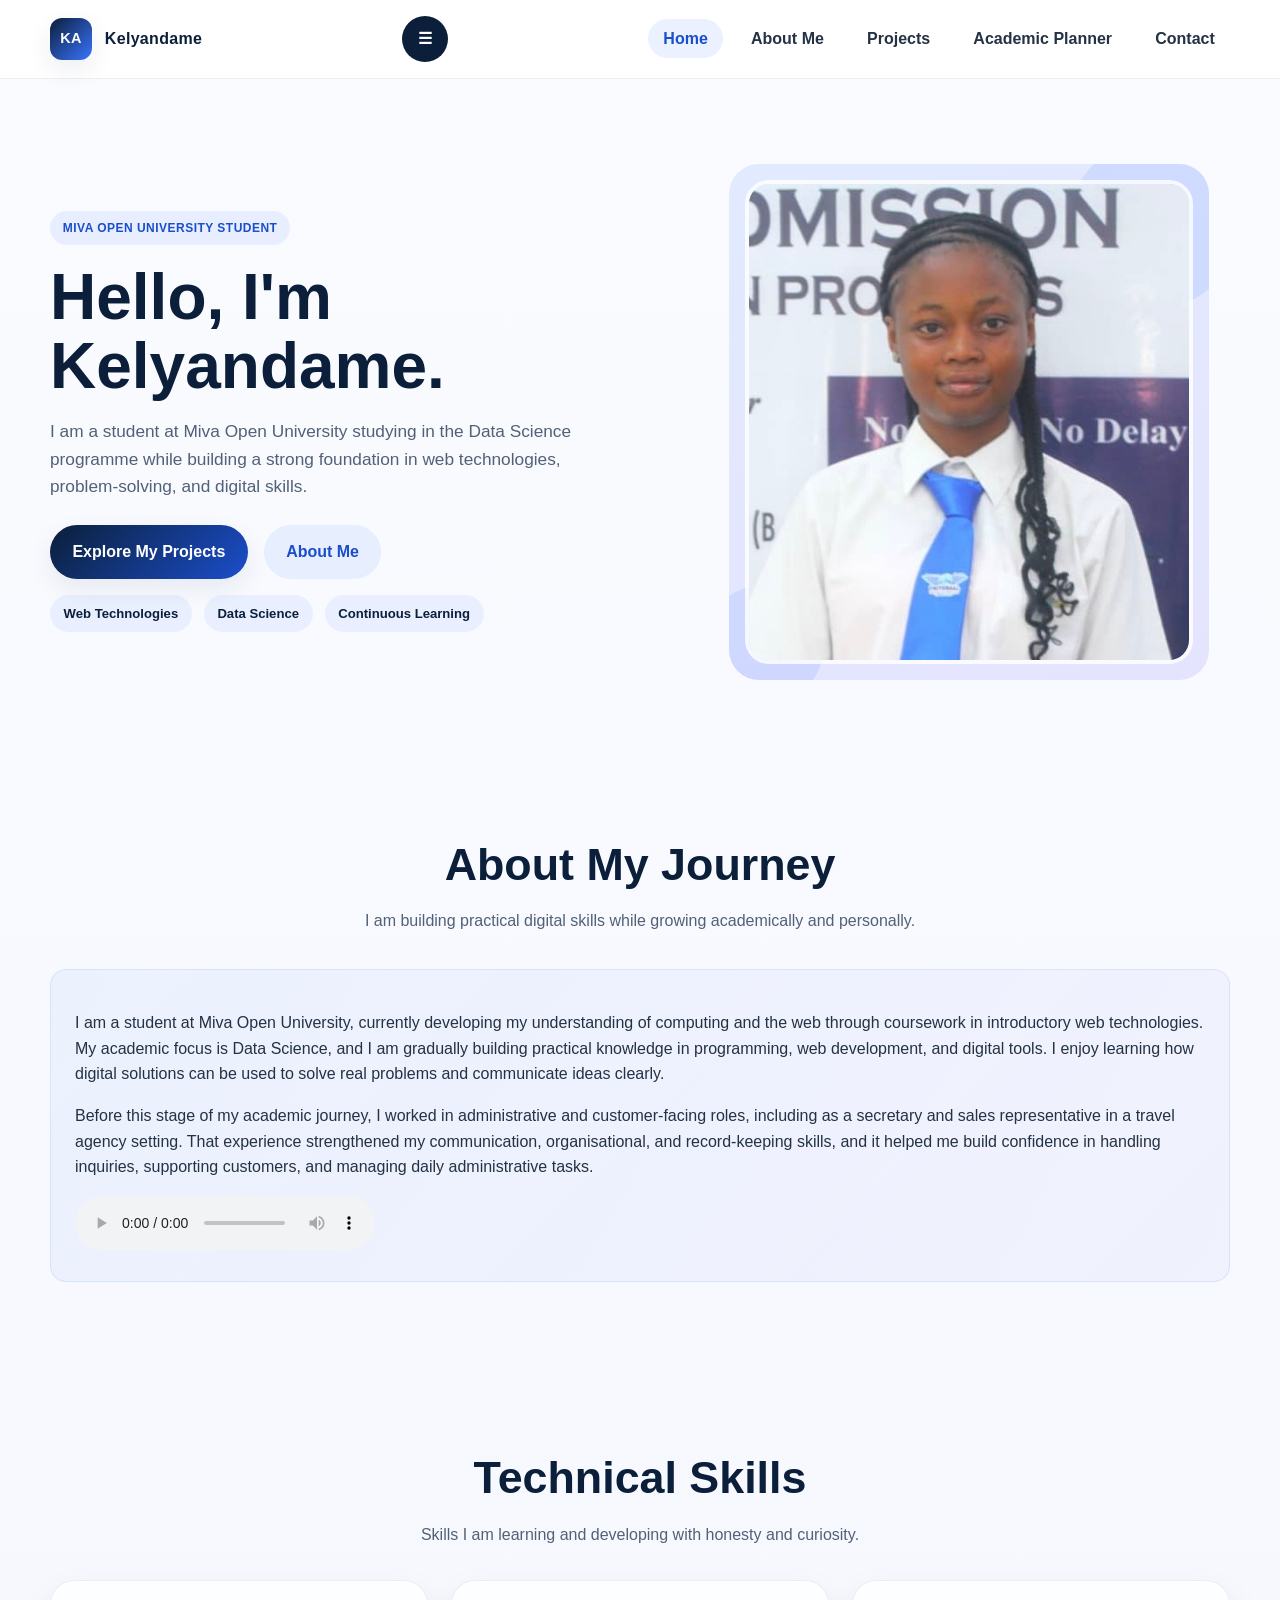
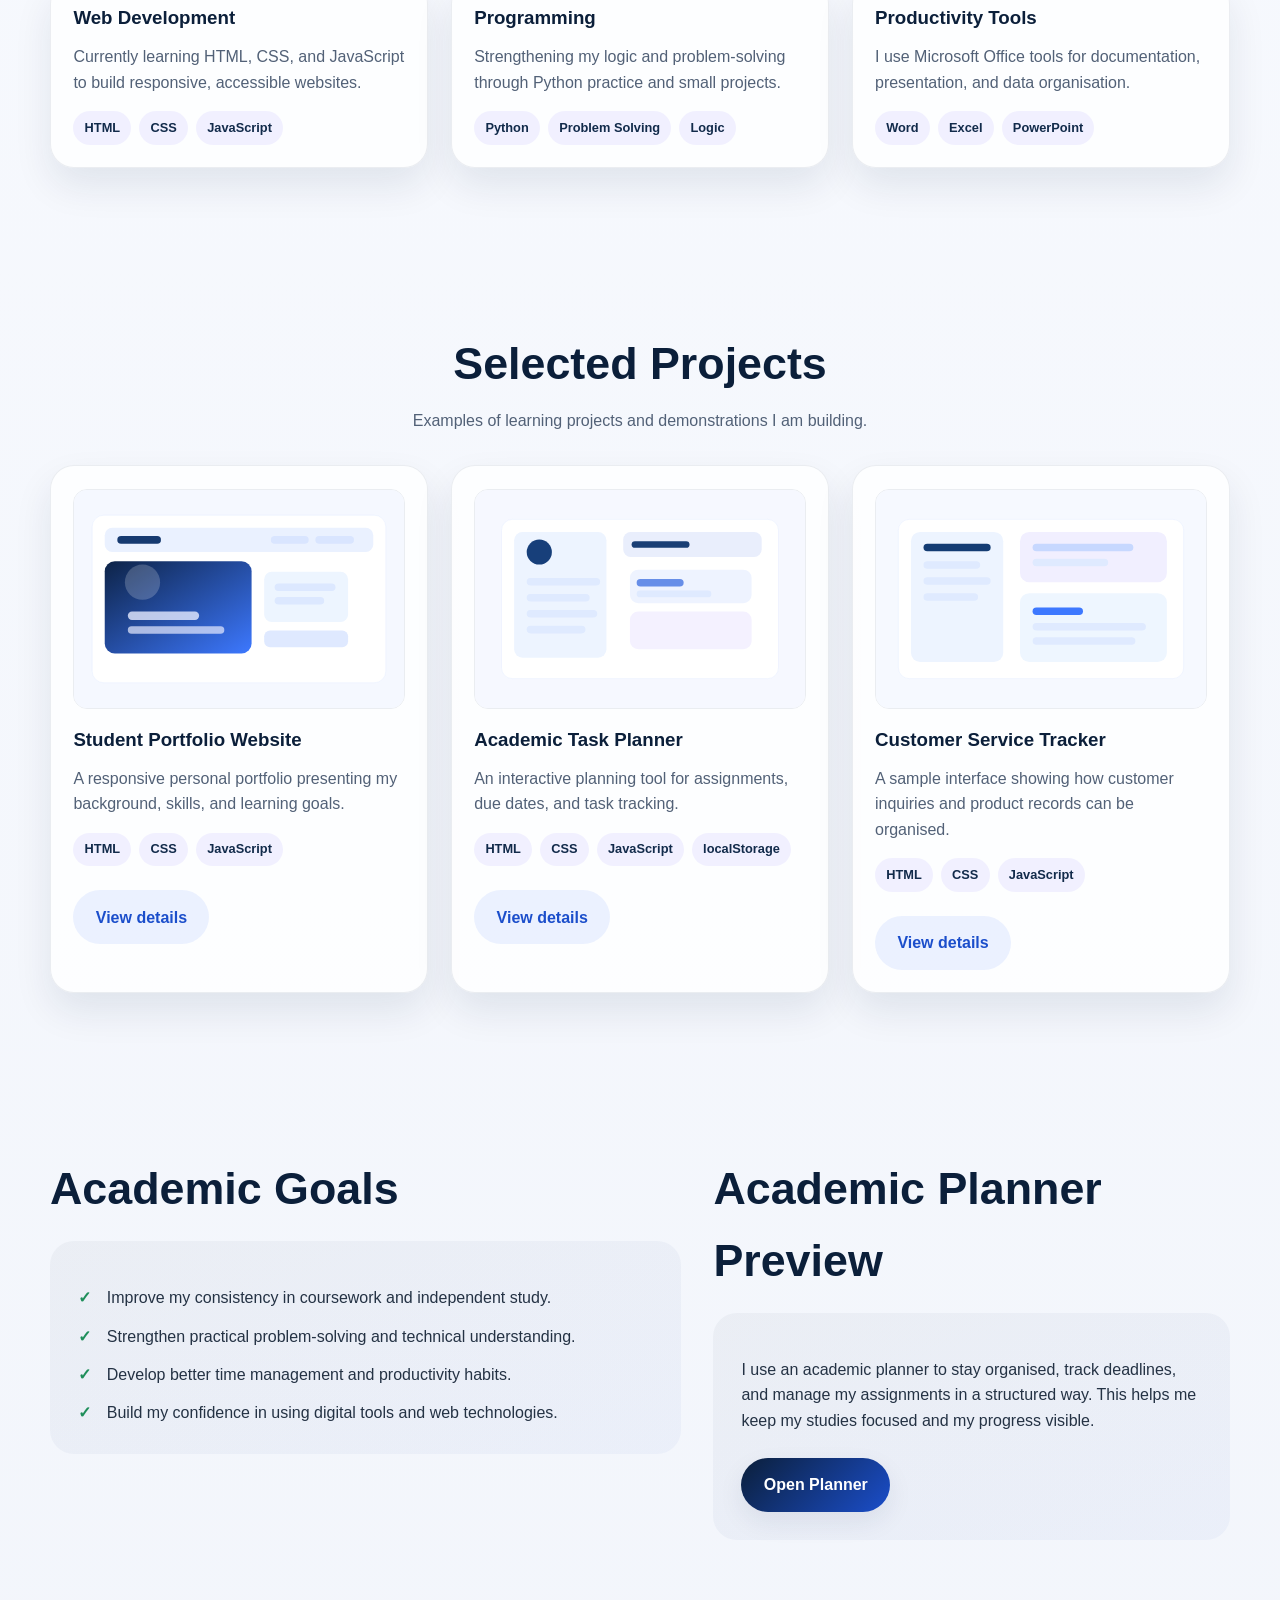
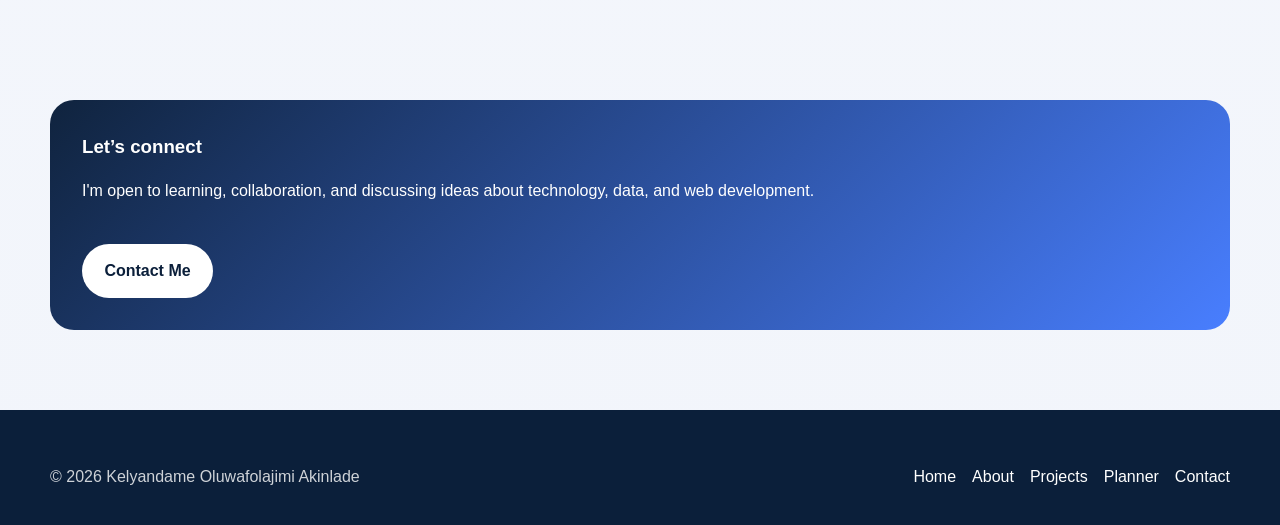
<file: index.html>
<!DOCTYPE html>
<html lang="en">
  <head>
    <meta charset="UTF-8" />
    <meta name="viewport" content="width=device-width, initial-scale=1.0" />
    <meta name="description" content="Student portfolio and academic management website for Kelyandame Oluwafolajimi Akinlade, a Miva Open University student in Data Science." />
    <title>Kelyandame | Portfolio</title>
    <link rel="stylesheet" href="css/styles.css" />
    <script src="js/main.js" defer></script>
  </head>
  <body>
    <header class="site-header">
      <div class="container navbar">
        <a href="index.html" class="brand" aria-label="Kelyandame home page">
          <span class="brand-mark">KA</span>
          <span data-student-name="first">Kelyandame</span>
        </a>

        <button class="nav-toggle" type="button" aria-expanded="false" aria-controls="primary-nav" aria-label="Toggle navigation">
          ☰
        </button>

        <nav aria-label="Primary navigation">
          <ul id="primary-nav" class="nav-menu">
            <li><a href="index.html">Home</a></li>
            <li><a href="about.html">About Me</a></li>
            <li><a href="projects.html">Projects</a></li>
            <li><a href="planner.html">Academic Planner</a></li>
            <li><a href="contact.html">Contact</a></li>
          </ul>
        </nav>
      </div>
    </header>

    <main>
      <section class="hero section">
        <div class="container hero-grid">
          <div class="hero-copy">
            <span class="eyebrow">Miva Open University Student</span>
            <h1>Hello, I'm <span data-student-name="first">Kelyandame</span>.</h1>
            <p class="lead">
              I am a student at Miva Open University studying in the Data Science programme while
              building a strong foundation in web technologies, problem-solving, and digital skills.
            </p>
            <div class="hero-actions">
              <a class="button button-primary" href="projects.html">Explore My Projects</a>
              <a class="button button-secondary" href="about.html">About Me</a>
            </div>
            <div class="badge-row" aria-label="Profile highlights">
              <span class="badge">Web Technologies</span>
              <span class="badge">Data Science</span>
              <span class="badge">Continuous Learning</span>
            </div>
          </div>

          <div class="profile-visual">
            <div class="profile-photo-wrap">
              <img class="profile-photo" src="assets/profile.jpeg" alt="Profile photograph of Kelyandame." />
            </div>
          </div>
        </div>
      </section>

      <section class="section">
        <div class="container">
          <div class="section-heading">
            <h2>About My Journey</h2>
            <p>I am building practical digital skills while growing academically and personally.</p>
          </div>

          <div class="bio-box">
            <p>
              I am a student at Miva Open University, currently developing my understanding of computing and
              the web through coursework in introductory web technologies. My academic focus is Data Science,
              and I am gradually building practical knowledge in programming, web development, and digital tools.
              I enjoy learning how digital solutions can be used to solve real problems and communicate ideas clearly.
            </p>
            <p>
              Before this stage of my academic journey, I worked in administrative and customer-facing roles,
              including as a secretary and sales representative in a travel agency setting. That experience strengthened my
              communication, organisational, and record-keeping skills, and it helped me build confidence in handling
              inquiries, supporting customers, and managing daily administrative tasks.
            </p>
            <audio controls preload="metadata" aria-label="Listen to my audio introduction">
              <source src="audio/introduction.m4a" type="audio/mp4" />
              Your browser does not support the audio element.
            </audio>
          </div>
        </div>
      </section>

      <section class="section">
        <div class="container">
          <div class="section-heading">
            <h2>Technical Skills</h2>
            <p>Skills I am learning and developing with honesty and curiosity.</p>
          </div>

          <div class="grid-3">
            <article class="card">
              <h3>Web Development</h3>
              <p>Currently learning HTML, CSS, and JavaScript to build responsive, accessible websites.</p>
              <ul class="tech-list">
                <li>HTML</li>
                <li>CSS</li>
                <li>JavaScript</li>
              </ul>
            </article>

            <article class="card">
              <h3>Programming</h3>
              <p>Strengthening my logic and problem-solving through Python practice and small projects.</p>
              <ul class="tech-list">
                <li>Python</li>
                <li>Problem Solving</li>
                <li>Logic</li>
              </ul>
            </article>

            <article class="card">
              <h3>Productivity Tools</h3>
              <p>I use Microsoft Office tools for documentation, presentation, and data organisation.</p>
              <ul class="tech-list">
                <li>Word</li>
                <li>Excel</li>
                <li>PowerPoint</li>
              </ul>
            </article>
          </div>
        </div>
      </section>

      <section class="section">
        <div class="container">
          <div class="section-heading">
            <h2>Selected Projects</h2>
            <p>Examples of learning projects and demonstrations I am building.</p>
          </div>

          <div class="grid-3">
            <article class="project-card">
              <img src="assets/project-portfolio.svg" alt="Student portfolio website preview illustration." />
              <h3>Student Portfolio Website</h3>
              <p>A responsive personal portfolio presenting my background, skills, and learning goals.</p>
              <ul class="tech-list">
                <li>HTML</li>
                <li>CSS</li>
                <li>JavaScript</li>
              </ul>
              <div class="hero-actions">
                <a class="button button-secondary" href="projects.html#project-portfolio">View details</a>
              </div>
            </article>

            <article class="project-card">
              <img src="assets/project-planner.svg" alt="Academic planner dashboard preview illustration." />
              <h3>Academic Task Planner</h3>
              <p>An interactive planning tool for assignments, due dates, and task tracking.</p>
              <ul class="tech-list">
                <li>HTML</li>
                <li>CSS</li>
                <li>JavaScript</li>
                <li>localStorage</li>
              </ul>
              <div class="hero-actions">
                <a class="button button-secondary" href="projects.html#project-planner">View details</a>
              </div>
            </article>

            <article class="project-card">
              <img src="assets/project-inventory.svg" alt="Inventory tracker mock-up illustration." />
              <h3>Customer Service Tracker</h3>
              <p>A sample interface showing how customer inquiries and product records can be organised.</p>
              <ul class="tech-list">
                <li>HTML</li>
                <li>CSS</li>
                <li>JavaScript</li>
              </ul>
              <div class="hero-actions">
                <a class="button button-secondary" href="projects.html#project-inventory">View details</a>
              </div>
            </article>
          </div>
        </div>
      </section>

      <section class="section">
        <div class="container layout-split">
          <div>
            <div class="section-heading section-heading-left">
              <h2>Academic Goals</h2>
            </div>
            <div class="goal-box">
              <ul class="check-list">
                <li>Improve my consistency in coursework and independent study.</li>
                <li>Strengthen practical problem-solving and technical understanding.</li>
                <li>Develop better time management and productivity habits.</li>
                <li>Build my confidence in using digital tools and web technologies.</li>
              </ul>
            </div>
          </div>

          <div>
            <div class="section-heading section-heading-left">
              <h2>Academic Planner Preview</h2>
            </div>
            <div class="goal-box">
              <p>
                I use an academic planner to stay organised, track deadlines, and manage my assignments in a
                structured way. This helps me keep my studies focused and my progress visible.
              </p>
              <div class="hero-actions">
                <a class="button button-primary" href="planner.html">Open Planner</a>
              </div>
            </div>
          </div>
        </div>
      </section>

      <section class="section">
        <div class="container">
          <div class="callout">
            <h3>Let’s connect</h3>
            <p>I'm open to learning, collaboration, and discussing ideas about technology, data, and web development.</p>
            <div class="hero-actions">
              <a class="button button-secondary button-on-dark" href="contact.html">Contact Me</a>
            </div>
          </div>
        </div>
      </section>
    </main>

    <footer class="site-footer">
      <div class="container footer-row">
        <div>
          <p>&copy; <span data-current-year></span> <span data-student-name="full">Kelyandame Oluwafolajimi Akinlade</span></p>
        </div>
        <nav class="footer-nav" aria-label="Footer navigation">
          <a href="index.html">Home</a>
          <a href="about.html">About</a>
          <a href="projects.html">Projects</a>
          <a href="planner.html">Planner</a>
          <a href="contact.html">Contact</a>
        </nav>
      </div>
    </footer>
  </body>
</html>
</file>
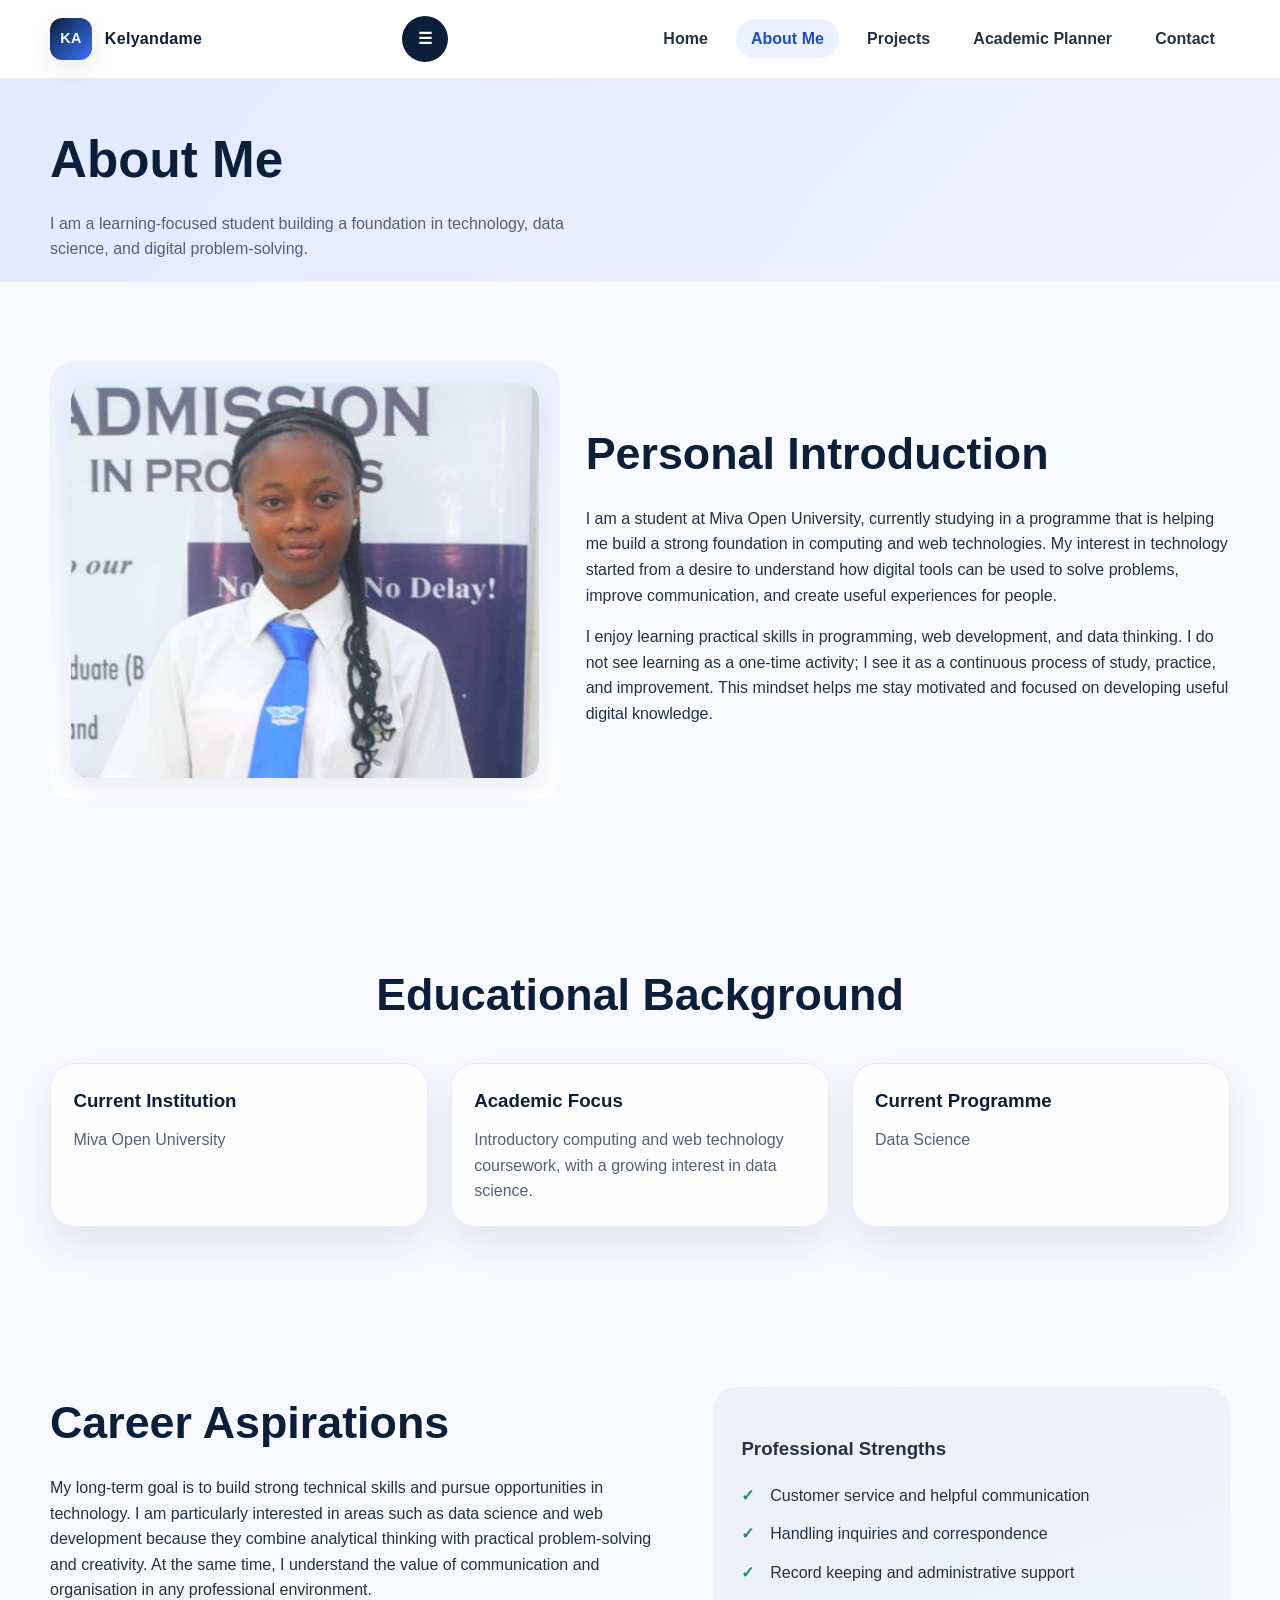
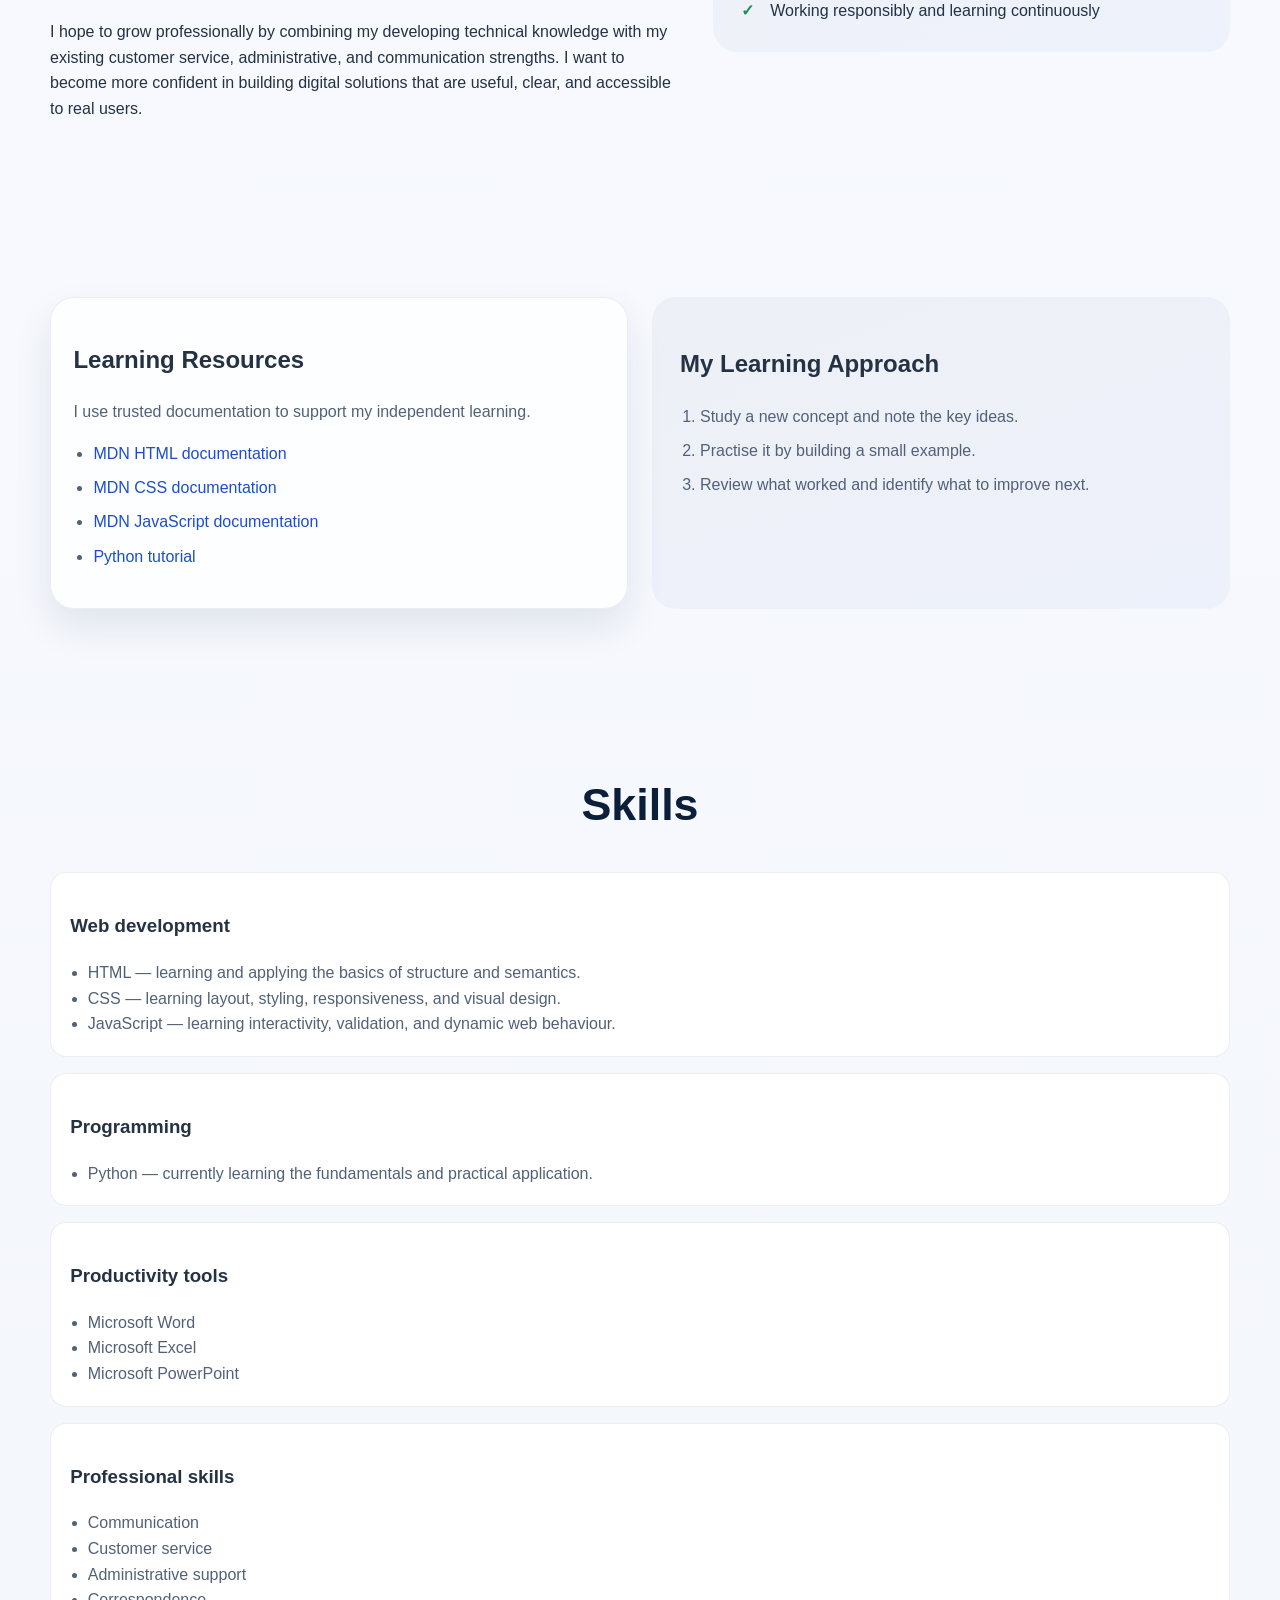
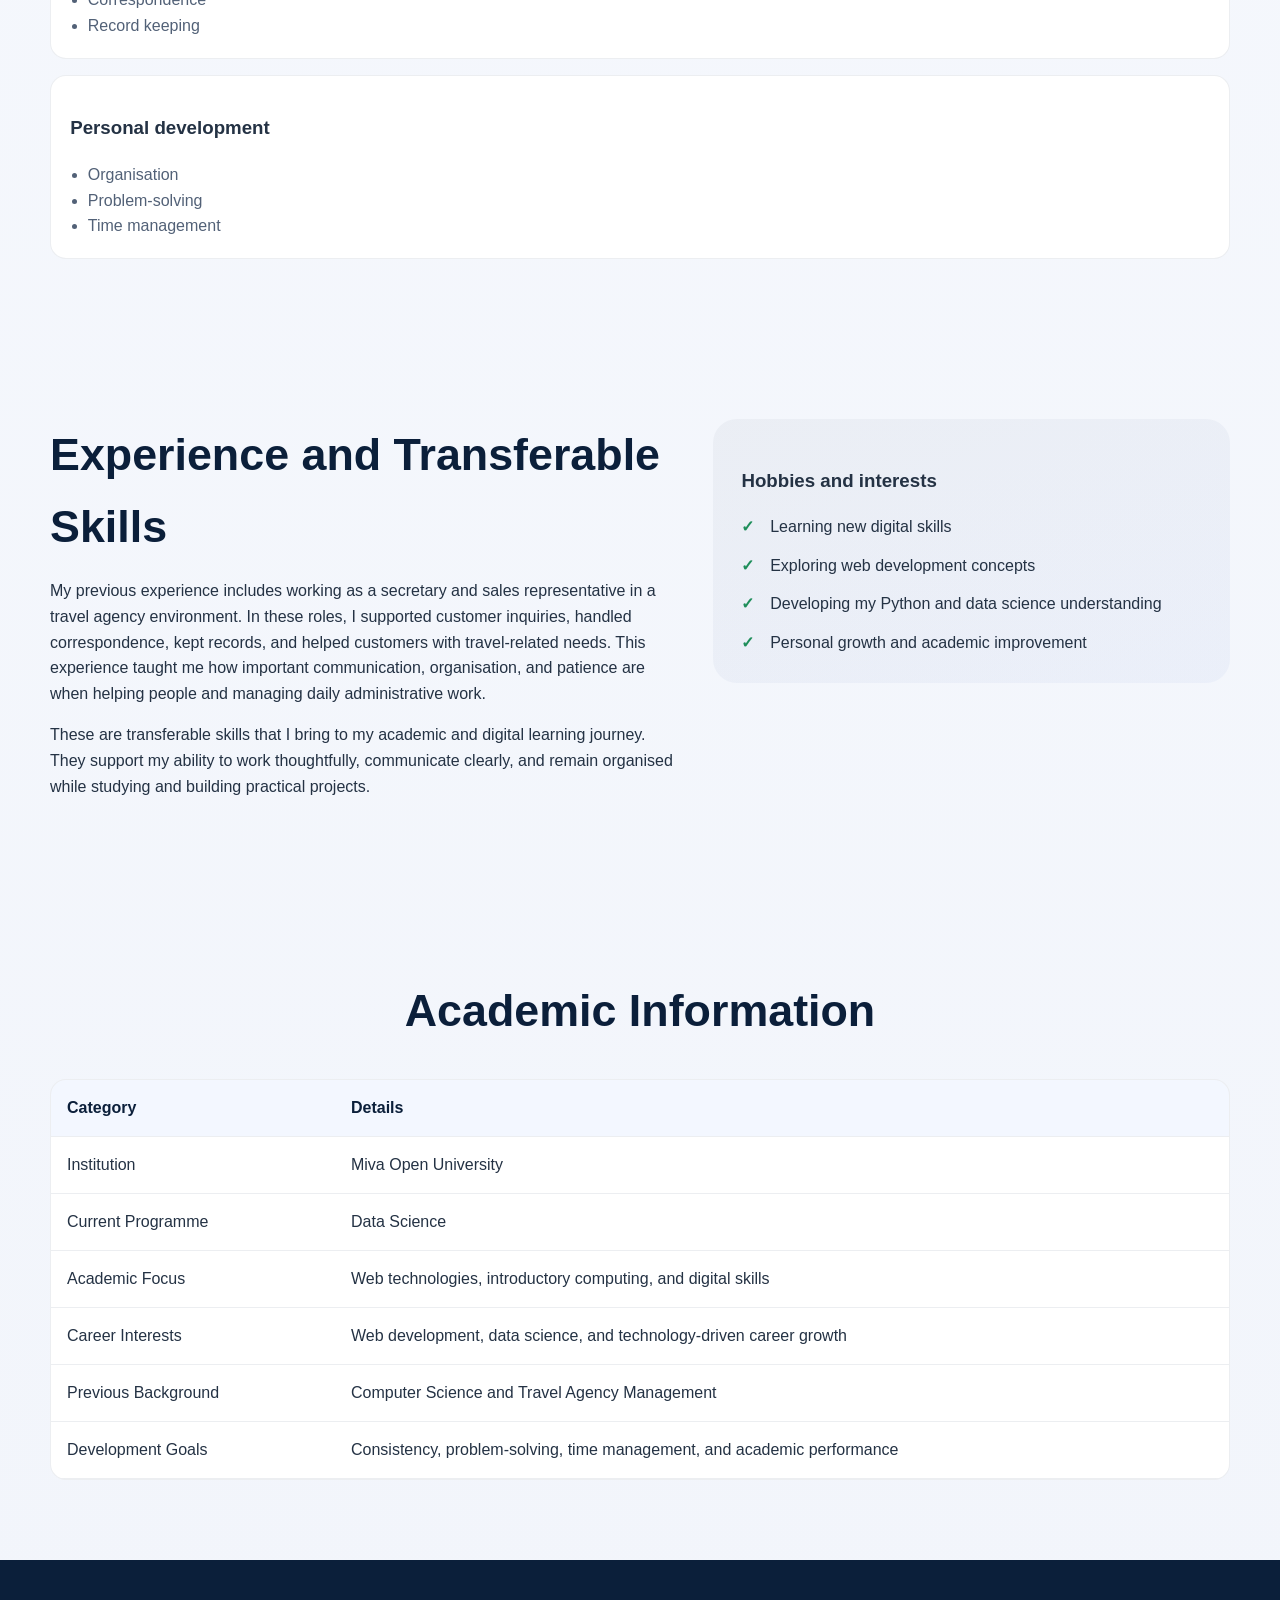
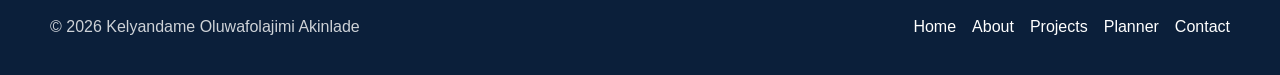
<file: about.html>
<!DOCTYPE html>
<html lang="en">
  <head>
    <meta charset="UTF-8" />
    <meta name="viewport" content="width=device-width, initial-scale=1.0" />
    <meta name="description" content="About Kelyandame Oluwafolajimi Akinlade, a Miva Open University student building skills in data science and web development." />
    <title>About Me | Kelyandame</title>
    <link rel="stylesheet" href="css/styles.css" />
    <script src="js/main.js" defer></script>
  </head>
  <body>
    <header class="site-header">
      <div class="container navbar">
        <a href="index.html" class="brand" aria-label="Kelyandame home page">
          <span class="brand-mark">KA</span>
          <span data-student-name="first">Kelyandame</span>
        </a>

        <button class="nav-toggle" type="button" aria-expanded="false" aria-controls="primary-nav" aria-label="Toggle navigation">
          ☰
        </button>

        <nav aria-label="Primary navigation">
          <ul id="primary-nav" class="nav-menu">
            <li><a href="index.html">Home</a></li>
            <li><a href="about.html">About Me</a></li>
            <li><a href="projects.html">Projects</a></li>
            <li><a href="planner.html">Academic Planner</a></li>
            <li><a href="contact.html">Contact</a></li>
          </ul>
        </nav>
      </div>
    </header>

    <main>
      <section class="page-banner">
        <div class="container">
          <h1>About Me</h1>
          <p>I am a learning-focused student building a foundation in technology, data science, and digital problem-solving.</p>
        </div>
      </section>

      <section class="section">
        <div class="container profile-grid">
          <aside class="profile-aside">
            <img src="assets/profile.jpeg" alt="Profile photograph of Kelyandame." />
          </aside>

          <article>
            <div class="section-heading section-heading-left">
              <h2>Personal Introduction</h2>
            </div>
            <p>
              I am a student at Miva Open University, currently studying in a programme that is helping me build
              a strong foundation in computing and web technologies. My interest in technology started from a desire
              to understand how digital tools can be used to solve problems, improve communication, and create useful
              experiences for people.
            </p>
            <p>
              I enjoy learning practical skills in programming, web development, and data thinking. I do not see
              learning as a one-time activity; I see it as a continuous process of study, practice, and improvement.
              This mindset helps me stay motivated and focused on developing useful digital knowledge.
            </p>
          </article>
        </div>
      </section>

      <section class="section">
        <div class="container">
          <div class="section-heading">
            <h2>Educational Background</h2>
          </div>

          <div class="grid-3">
            <article class="info-card">
              <h3>Current Institution</h3>
              <p>Miva Open University</p>
            </article>

            <article class="info-card">
              <h3>Academic Focus</h3>
              <p>Introductory computing and web technology coursework, with a growing interest in data science.</p>
            </article>

            <article class="info-card">
              <h3>Current Programme</h3>
              <p>Data Science</p>
            </article>
          </div>
        </div>
      </section>

      <section class="section">
        <div class="container layout-split">
          <article>
            <div class="section-heading section-heading-left">
              <h2>Career Aspirations</h2>
            </div>
            <p>
              My long-term goal is to build strong technical skills and pursue opportunities in technology. I am particularly
              interested in areas such as data science and web development because they combine analytical thinking with practical
              problem-solving and creativity. At the same time, I understand the value of communication and organisation in any professional environment.
            </p>
            <p>
              I hope to grow professionally by combining my developing technical knowledge with my existing customer service,
              administrative, and communication strengths. I want to become more confident in building digital solutions that are useful,
              clear, and accessible to real users.
            </p>
          </article>

          <aside class="goal-box">
            <h3>Professional Strengths</h3>
            <ul class="check-list">
              <li>Customer service and helpful communication</li>
              <li>Handling inquiries and correspondence</li>
              <li>Record keeping and administrative support</li>
              <li>Working responsibly and learning continuously</li>
            </ul>
          </aside>
        </div>
      </section>

      <section class="section">
        <div class="container grid-2">
          <article class="info-card">
            <h2>Learning Resources</h2>
            <p>I use trusted documentation to support my independent learning.</p>
            <ul class="resource-list">
              <li><a href="https://developer.mozilla.org/en-US/docs/Web/HTML" target="_blank" rel="noopener noreferrer">MDN HTML documentation</a></li>
              <li><a href="https://developer.mozilla.org/en-US/docs/Web/CSS" target="_blank" rel="noopener noreferrer">MDN CSS documentation</a></li>
              <li><a href="https://developer.mozilla.org/en-US/docs/Web/JavaScript" target="_blank" rel="noopener noreferrer">MDN JavaScript documentation</a></li>
              <li><a href="https://docs.python.org/3/tutorial/" target="_blank" rel="noopener noreferrer">Python tutorial</a></li>
            </ul>
          </article>
          <aside class="goal-box">
            <h2>My Learning Approach</h2>
            <ol class="step-list">
              <li>Study a new concept and note the key ideas.</li>
              <li>Practise it by building a small example.</li>
              <li>Review what worked and identify what to improve next.</li>
            </ol>
          </aside>
        </div>
      </section>

      <section class="section">
        <div class="container">
          <div class="section-heading">
            <h2>Skills</h2>
          </div>

          <div class="skill-group">
            <article class="skill-card">
              <h3>Web development</h3>
              <ul>
                <li>HTML — learning and applying the basics of structure and semantics.</li>
                <li>CSS — learning layout, styling, responsiveness, and visual design.</li>
                <li>JavaScript — learning interactivity, validation, and dynamic web behaviour.</li>
              </ul>
            </article>

            <article class="skill-card">
              <h3>Programming</h3>
              <ul>
                <li>Python — currently learning the fundamentals and practical application.</li>
              </ul>
            </article>

            <article class="skill-card">
              <h3>Productivity tools</h3>
              <ul>
                <li>Microsoft Word</li>
                <li>Microsoft Excel</li>
                <li>Microsoft PowerPoint</li>
              </ul>
            </article>

            <article class="skill-card">
              <h3>Professional skills</h3>
              <ul>
                <li>Communication</li>
                <li>Customer service</li>
                <li>Administrative support</li>
                <li>Correspondence</li>
                <li>Record keeping</li>
              </ul>
            </article>

            <article class="skill-card">
              <h3>Personal development</h3>
              <ul>
                <li>Organisation</li>
                <li>Problem-solving</li>
                <li>Time management</li>
              </ul>
            </article>
          </div>
        </div>
      </section>

      <section class="section">
        <div class="container layout-split">
          <article>
            <div class="section-heading section-heading-left">
              <h2>Experience and Transferable Skills</h2>
            </div>
            <p>
              My previous experience includes working as a secretary and sales representative in a travel agency environment.
              In these roles, I supported customer inquiries, handled correspondence, kept records, and helped customers with travel-related needs.
              This experience taught me how important communication, organisation, and patience are when helping people and managing daily administrative work.
            </p>
            <p>
              These are transferable skills that I bring to my academic and digital learning journey. They support my ability to work thoughtfully,
              communicate clearly, and remain organised while studying and building practical projects.
            </p>
          </article>

          <aside class="goal-box">
            <h3>Hobbies and interests</h3>
            <ul class="check-list">
              <li>Learning new digital skills</li>
              <li>Exploring web development concepts</li>
              <li>Developing my Python and data science understanding</li>
              <li>Personal growth and academic improvement</li>
            </ul>
          </aside>
        </div>
      </section>

      <section class="section">
        <div class="container">
          <div class="section-heading">
            <h2>Academic Information</h2>
          </div>

          <div class="table-wrap">
            <table class="info-table">
              <thead>
                <tr>
                  <th>Category</th>
                  <th>Details</th>
                </tr>
              </thead>
              <tbody>
                <tr>
                  <td>Institution</td>
                  <td>Miva Open University</td>
                </tr>
                <tr>
                  <td>Current Programme</td>
                  <td>Data Science</td>
                </tr>
                <tr>
                  <td>Academic Focus</td>
                  <td>Web technologies, introductory computing, and digital skills</td>
                </tr>
                <tr>
                  <td>Career Interests</td>
                  <td>Web development, data science, and technology-driven career growth</td>
                </tr>
                <tr>
                  <td>Previous Background</td>
                  <td>Computer Science and Travel Agency Management</td>
                </tr>
                <tr>
                  <td>Development Goals</td>
                  <td>Consistency, problem-solving, time management, and academic performance</td>
                </tr>
              </tbody>
            </table>
          </div>
        </div>
      </section>
    </main>

    <footer class="site-footer">
      <div class="container footer-row">
        <div>
          <p>&copy; <span data-current-year></span> <span data-student-name="full">Kelyandame Oluwafolajimi Akinlade</span></p>
        </div>
        <nav class="footer-nav" aria-label="Footer navigation">
          <a href="index.html">Home</a>
          <a href="about.html">About</a>
          <a href="projects.html">Projects</a>
          <a href="planner.html">Planner</a>
          <a href="contact.html">Contact</a>
        </nav>
      </div>
    </footer>
  </body>
</html>
</file>
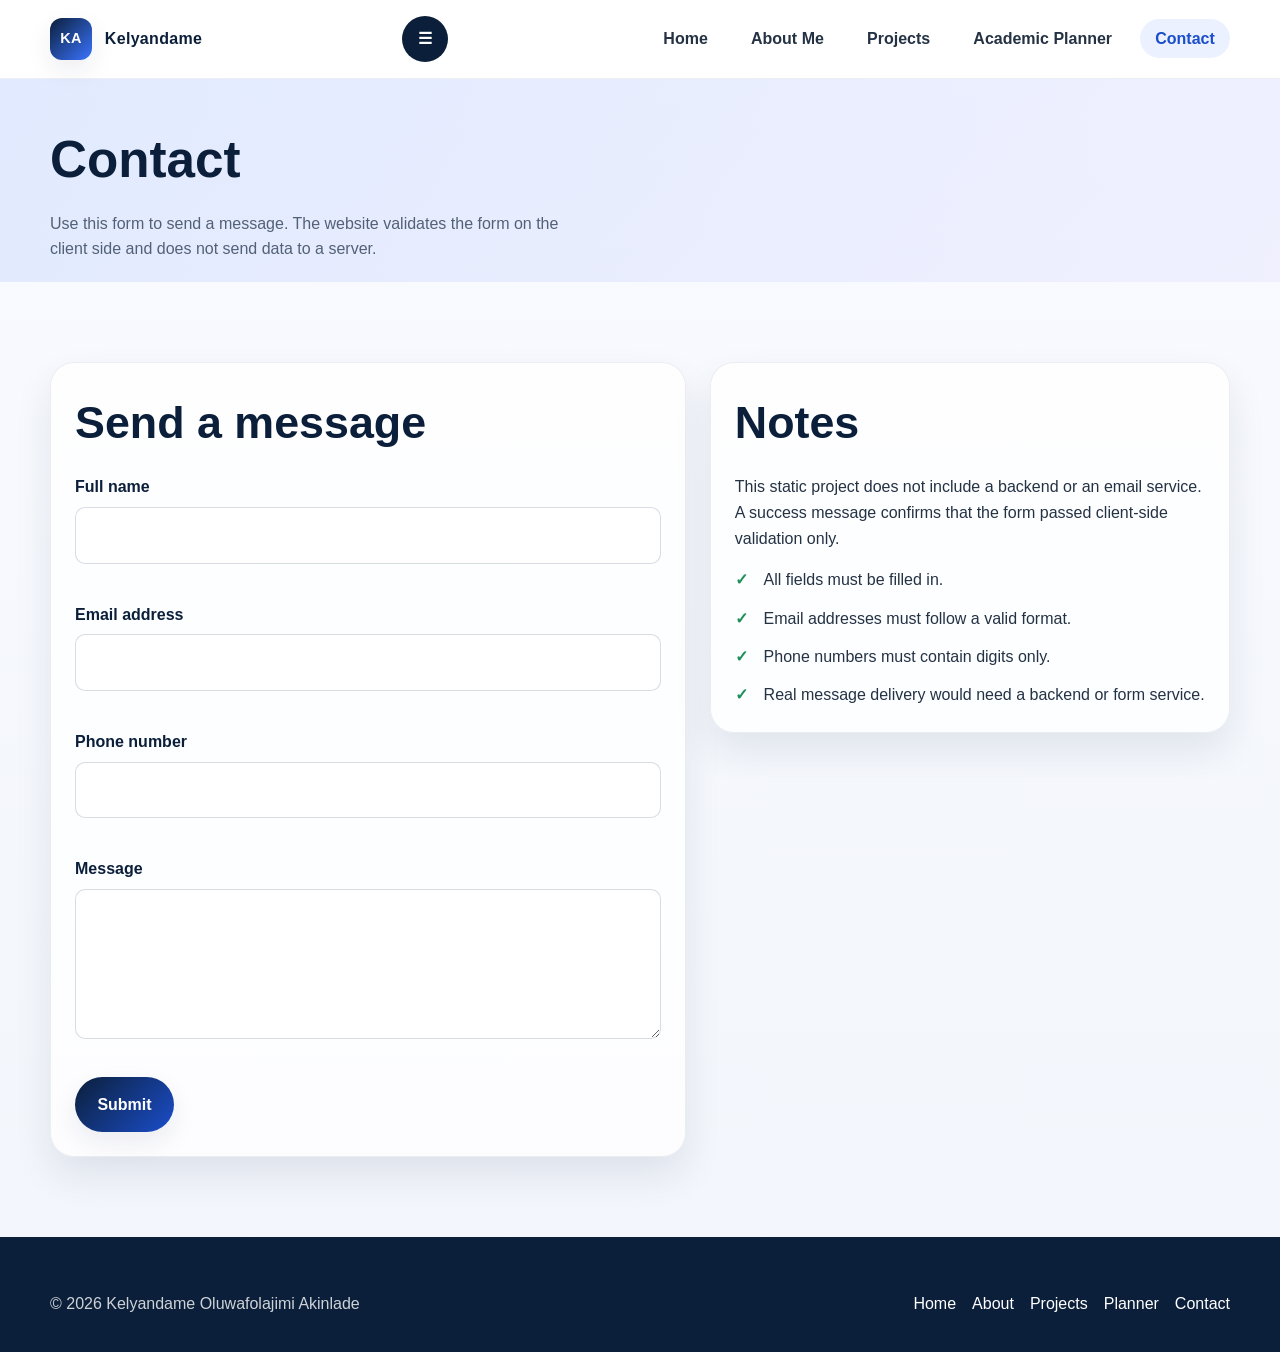
<file: contact.html>
<!DOCTYPE html>
<html lang="en">
  <head>
    <meta charset="UTF-8" />
    <meta name="viewport" content="width=device-width, initial-scale=1.0" />
    <meta name="description" content="Contact page for Kelyandame Oluwafolajimi Akinlade." />
    <title>Contact | Kelyandame</title>
    <link rel="stylesheet" href="css/styles.css" />
    <script src="js/main.js" defer></script>
    <script src="js/contact.js" defer></script>
  </head>
  <body>
    <header class="site-header">
      <div class="container navbar">
        <a href="index.html" class="brand" aria-label="Kelyandame home page">
          <span class="brand-mark">KA</span>
          <span data-student-name="first">Kelyandame</span>
        </a>

        <button class="nav-toggle" type="button" aria-expanded="false" aria-controls="primary-nav" aria-label="Toggle navigation">
          ☰
        </button>

        <nav aria-label="Primary navigation">
          <ul id="primary-nav" class="nav-menu">
            <li><a href="index.html">Home</a></li>
            <li><a href="about.html">About Me</a></li>
            <li><a href="projects.html">Projects</a></li>
            <li><a href="planner.html">Academic Planner</a></li>
            <li><a href="contact.html">Contact</a></li>
          </ul>
        </nav>
      </div>
    </header>

    <main>
      <section class="page-banner">
        <div class="container">
          <h1>Contact</h1>
          <p>Use this form to send a message. The website validates the form on the client side and does not send data to a server.</p>
        </div>
      </section>

      <section class="section">
        <div class="container form-shell">
          <div class="form-panel card">
            <div class="section-heading section-heading-left">
              <h2>Send a message</h2>
            </div>

            <form id="contact-form" novalidate>
              <div class="form-row">
                <label for="full-name">Full name</label>
                <input id="full-name" name="full-name" type="text" required aria-describedby="full-name-error" />
                <div id="full-name-error" class="field-error" aria-live="polite"></div>
              </div>

              <div class="form-row">
                <label for="email">Email address</label>
                <input id="email" name="email" type="email" required aria-describedby="email-error" />
                <div id="email-error" class="field-error" aria-live="polite"></div>
              </div>

              <div class="form-row">
                <label for="phone">Phone number</label>
                <input id="phone" name="phone" type="tel" required aria-describedby="phone-error" />
                <div id="phone-error" class="field-error" aria-live="polite"></div>
              </div>

              <div class="form-row">
                <label for="message">Message</label>
                <textarea id="message" name="message" required aria-describedby="message-error"></textarea>
                <div id="message-error" class="field-error" aria-live="polite"></div>
              </div>

              <button type="submit" class="button button-primary">Submit</button>
              <div id="success-message" class="success-message" aria-live="polite"></div>
            </form>
          </div>

          <aside class="contact-panel">
            <div class="section-heading section-heading-left">
              <h2>Notes</h2>
            </div>
            <p>
              This static project does not include a backend or an email service. A success message confirms that the form passed client-side validation only.
            </p>
            <ul class="check-list">
              <li>All fields must be filled in.</li>
              <li>Email addresses must follow a valid format.</li>
              <li>Phone numbers must contain digits only.</li>
              <li>Real message delivery would need a backend or form service.</li>
            </ul>
          </aside>
        </div>
      </section>
    </main>

    <footer class="site-footer">
      <div class="container footer-row">
        <div>
          <p>&copy; <span data-current-year></span> <span data-student-name="full">Kelyandame Oluwafolajimi Akinlade</span></p>
        </div>
        <nav class="footer-nav" aria-label="Footer navigation">
          <a href="index.html">Home</a>
          <a href="about.html">About</a>
          <a href="projects.html">Projects</a>
          <a href="planner.html">Planner</a>
          <a href="contact.html">Contact</a>
        </nav>
      </div>
    </footer>
  </body>
</html>
</file>
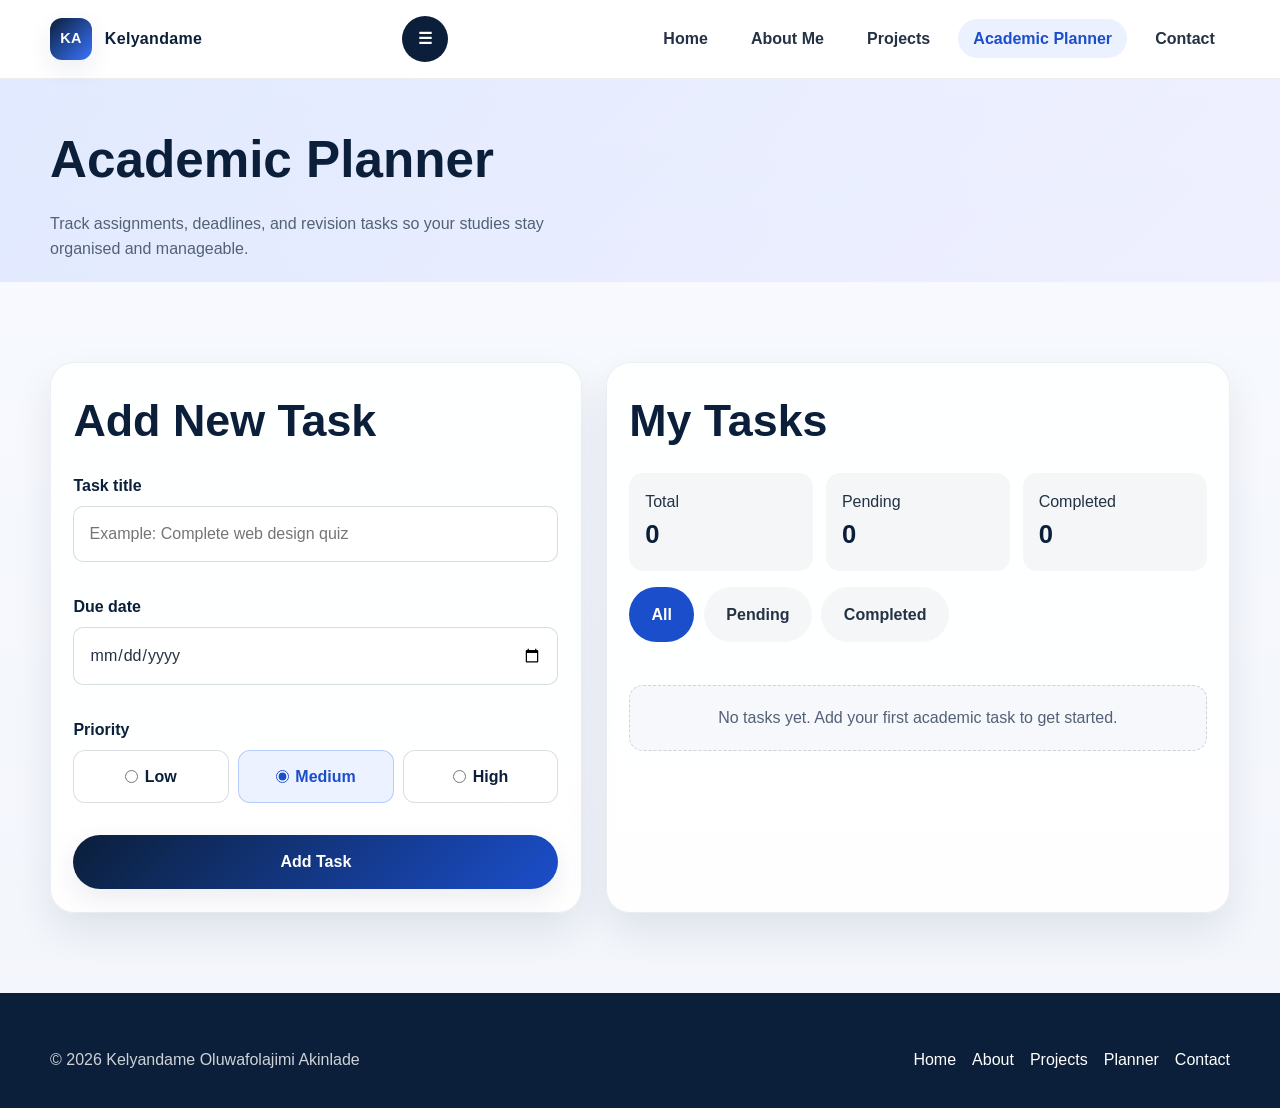
<file: planner.html>
<!DOCTYPE html>
<html lang="en">
  <head>
    <meta charset="UTF-8" />
    <meta name="viewport" content="width=device-width, initial-scale=1.0" />
    <meta name="description" content="Academic planner for Kelyandame's assignments and deadlines." />
    <title>Academic Planner | Kelyandame</title>
    <link rel="stylesheet" href="css/styles.css" />
    <script src="js/main.js" defer></script>
    <script src="js/planner.js" defer></script>
  </head>
  <body>
    <header class="site-header">
      <div class="container navbar">
        <a href="index.html" class="brand" aria-label="Kelyandame home page">
          <span class="brand-mark">KA</span>
          <span data-student-name="first">Kelyandame</span>
        </a>

        <button class="nav-toggle" type="button" aria-expanded="false" aria-controls="primary-nav" aria-label="Toggle navigation">
          ☰
        </button>

        <nav aria-label="Primary navigation">
          <ul id="primary-nav" class="nav-menu">
            <li><a href="index.html">Home</a></li>
            <li><a href="about.html">About Me</a></li>
            <li><a href="projects.html">Projects</a></li>
            <li><a href="planner.html">Academic Planner</a></li>
            <li><a href="contact.html">Contact</a></li>
          </ul>
        </nav>
      </div>
    </header>

    <main>
      <section class="page-banner">
        <div class="container">
          <h1>Academic Planner</h1>
          <p>Track assignments, deadlines, and revision tasks so your studies stay organised and manageable.</p>
        </div>
      </section>

      <section class="section">
        <div class="container planner-shell">
          <aside class="task-panel">
            <div class="section-heading section-heading-left">
              <h2>Add New Task</h2>
            </div>

            <form id="task-form" class="task-form">
              <div class="form-row">
                <label for="task-title">Task title</label>
                <input id="task-title" name="task-title" type="text" maxlength="120" placeholder="Example: Complete web design quiz" required />
              </div>

              <div class="form-row">
                <label for="task-date">Due date</label>
                <input id="task-date" name="task-date" type="date" />
              </div>

              <div class="form-row">
                <span class="priority-label">Priority</span>
                <div class="priority-row" role="radiogroup" aria-label="Task priority">
                  <label class="option-chip" for="priority-low">
                    <input id="priority-low" type="radio" name="priority" value="Low" />
                    <span>Low</span>
                  </label>
                  <label class="option-chip selected" for="priority-medium">
                    <input id="priority-medium" type="radio" name="priority" value="Medium" checked />
                    <span>Medium</span>
                  </label>
                  <label class="option-chip" for="priority-high">
                    <input id="priority-high" type="radio" name="priority" value="High" />
                    <span>High</span>
                  </label>
                </div>
              </div>

              <button type="submit" class="button button-primary">Add Task</button>
            </form>
          </aside>

          <section class="task-list-panel" aria-label="Planner dashboard">
            <div class="section-heading section-heading-left">
              <h2>My Tasks</h2>
            </div>

            <div class="stats-grid">
              <div class="stat-box">
                <span>Total</span>
                <strong id="total-count">0</strong>
              </div>
              <div class="stat-box">
                <span>Pending</span>
                <strong id="pending-count">0</strong>
              </div>
              <div class="stat-box">
                <span>Completed</span>
                <strong id="completed-count">0</strong>
              </div>
            </div>

            <div class="filter-bar" aria-label="Task filters">
              <button type="button" class="filter-btn active" data-filter="all" aria-pressed="true">All</button>
              <button type="button" class="filter-btn" data-filter="pending" aria-pressed="false">Pending</button>
              <button type="button" class="filter-btn" data-filter="completed" aria-pressed="false">Completed</button>
            </div>

            <p id="storage-status" class="storage-status" aria-live="polite"></p>
            <div id="empty-state" class="empty-state visible">No tasks yet. Add your first academic task to get started.</div>
            <div id="task-list" class="task-list" aria-live="polite"></div>
          </section>
        </div>
      </section>
    </main>

    <footer class="site-footer">
      <div class="container footer-row">
        <div>
          <p>&copy; <span data-current-year></span> <span data-student-name="full">Kelyandame Oluwafolajimi Akinlade</span></p>
        </div>
        <nav class="footer-nav" aria-label="Footer navigation">
          <a href="index.html">Home</a>
          <a href="about.html">About</a>
          <a href="projects.html">Projects</a>
          <a href="planner.html">Planner</a>
          <a href="contact.html">Contact</a>
        </nav>
      </div>
    </footer>
  </body>
</html>
</file>
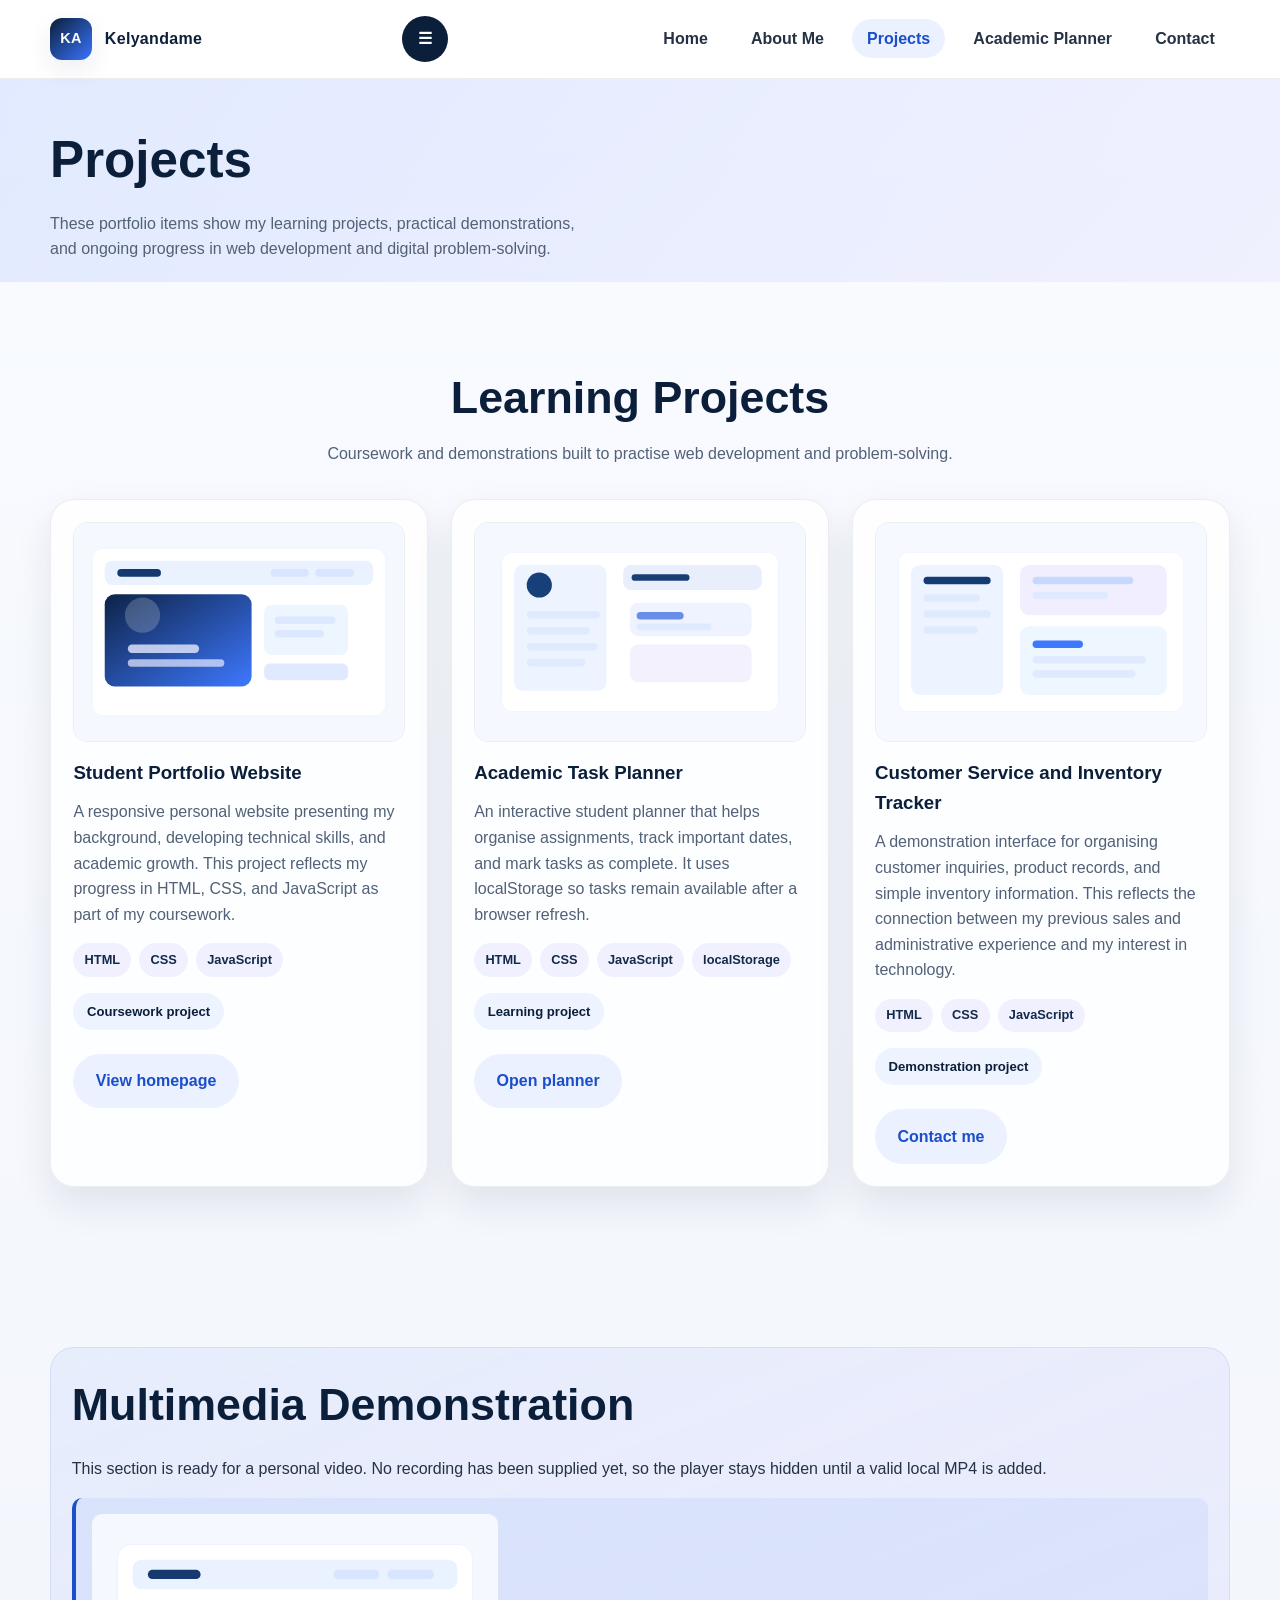
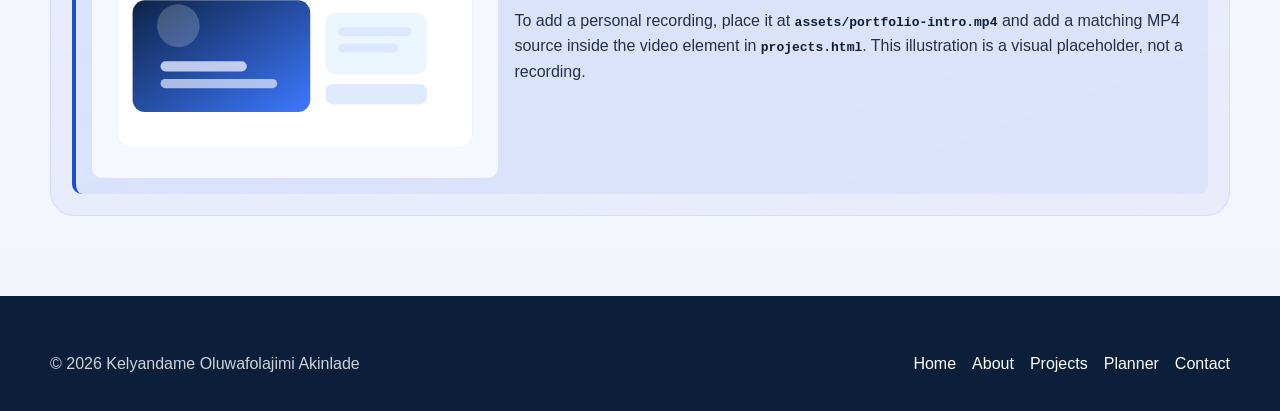
<file: projects.html>
<!DOCTYPE html>
<html lang="en">
  <head>
    <meta charset="UTF-8" />
    <meta name="viewport" content="width=device-width, initial-scale=1.0" />
    <meta name="description" content="Project portfolio showing learning projects and demonstrations by Kelyandame Oluwafolajimi Akinlade." />
    <title>Projects | Kelyandame</title>
    <link rel="stylesheet" href="css/styles.css" />
    <script src="js/main.js" defer></script>
  </head>
  <body>
    <header class="site-header">
      <div class="container navbar">
        <a href="index.html" class="brand" aria-label="Kelyandame home page">
          <span class="brand-mark">KA</span>
          <span data-student-name="first">Kelyandame</span>
        </a>

        <button class="nav-toggle" type="button" aria-expanded="false" aria-controls="primary-nav" aria-label="Toggle navigation">
          ☰
        </button>

        <nav aria-label="Primary navigation">
          <ul id="primary-nav" class="nav-menu">
            <li><a href="index.html">Home</a></li>
            <li><a href="about.html">About Me</a></li>
            <li><a href="projects.html">Projects</a></li>
            <li><a href="planner.html">Academic Planner</a></li>
            <li><a href="contact.html">Contact</a></li>
          </ul>
        </nav>
      </div>
    </header>

    <main>
      <section class="page-banner">
        <div class="container">
          <h1>Projects</h1>
          <p>These portfolio items show my learning projects, practical demonstrations, and ongoing progress in web development and digital problem-solving.</p>
        </div>
      </section>

      <section class="section">
        <div class="container">
          <div class="section-heading">
            <h2>Learning Projects</h2>
            <p>Coursework and demonstrations built to practise web development and problem-solving.</p>
          </div>
          <div class="grid-3">
            <article class="project-card" id="project-portfolio">
              <img src="assets/project-portfolio.svg" alt="Student portfolio website illustration." />
              <h3>Student Portfolio Website</h3>
              <p>
                A responsive personal website presenting my background, developing technical skills, and academic growth.
                This project reflects my progress in HTML, CSS, and JavaScript as part of my coursework.
              </p>
              <ul class="tech-list">
                <li>HTML</li>
                <li>CSS</li>
                <li>JavaScript</li>
              </ul>
              <div class="badge-row">
                <span class="badge">Coursework project</span>
              </div>
              <div class="hero-actions">
                <a class="button button-secondary" href="index.html">View homepage</a>
              </div>
            </article>

            <article class="project-card" id="project-planner">
              <img src="assets/project-planner.svg" alt="Academic task planner dashboard illustration." />
              <h3>Academic Task Planner</h3>
              <p>
                An interactive student planner that helps organise assignments, track important dates, and mark tasks as complete.
                It uses localStorage so tasks remain available after a browser refresh.
              </p>
              <ul class="tech-list">
                <li>HTML</li>
                <li>CSS</li>
                <li>JavaScript</li>
                <li>localStorage</li>
              </ul>
              <div class="badge-row">
                <span class="badge">Learning project</span>
              </div>
              <div class="hero-actions">
                <a class="button button-secondary" href="planner.html">Open planner</a>
              </div>
            </article>

            <article class="project-card" id="project-inventory">
              <img src="assets/project-inventory.svg" alt="Customer service and inventory tracker illustration." />
              <h3>Customer Service and Inventory Tracker</h3>
              <p>
                A demonstration interface for organising customer inquiries, product records, and simple inventory information.
                This reflects the connection between my previous sales and administrative experience and my interest in technology.
              </p>
              <ul class="tech-list">
                <li>HTML</li>
                <li>CSS</li>
                <li>JavaScript</li>
              </ul>
              <div class="badge-row">
                <span class="badge">Demonstration project</span>
              </div>
              <div class="hero-actions">
                <a class="button button-secondary" href="contact.html">Contact me</a>
              </div>
            </article>
          </div>
        </div>
      </section>

      <section class="section">
        <div class="container">
          <div class="media-box">
            <div class="section-heading section-heading-left">
              <h2>Multimedia Demonstration</h2>
            </div>
            <p>
              This section is ready for a personal video. No recording has been supplied yet, so the player stays hidden
              until a valid local MP4 is added.
            </p>
            <video id="portfolio-video" controls preload="metadata" poster="assets/project-portfolio.svg" aria-label="Portfolio introduction video" hidden>
              <!-- Add a source element here when a personal video is available. -->
            </video>
            <div id="media-fallback" class="media-fallback">
              <img src="assets/project-portfolio.svg" alt="Illustration used as a placeholder for a portfolio introduction video." />
              <p>
                To add a personal recording, place it at <code>assets/portfolio-intro.mp4</code> and add a matching MP4 source inside the video element in <code>projects.html</code>. This illustration is a visual placeholder, not a recording.
              </p>
            </div>
          </div>
        </div>
      </section>
    </main>

    <footer class="site-footer">
      <div class="container footer-row">
        <div>
          <p>&copy; <span data-current-year></span> <span data-student-name="full">Kelyandame Oluwafolajimi Akinlade</span></p>
        </div>
        <nav class="footer-nav" aria-label="Footer navigation">
          <a href="index.html">Home</a>
          <a href="about.html">About</a>
          <a href="projects.html">Projects</a>
          <a href="planner.html">Planner</a>
          <a href="contact.html">Contact</a>
        </nav>
      </div>
    </footer>
  </body>
</html>
</file>
<file: css/styles.css>
:root {
  --navy-900: #0b1f3a;
  --navy-800: #122b4b;
  --blue-700: #1b4ecb;
  --blue-500: #3a74ff;
  --lavender-100: #f3f0ff;
  --lavender-200: #e6e0ff;
  --grey-100: #f5f7fb;
  --grey-200: #edf1f7;
  --white: #ffffff;
  --charcoal: #243244;
  --muted: #526177;
  --success: #1e8e5a;
  --warning: #c77a00;
  --danger: #c63c3c;
  --shadow-soft: 0 10px 26px rgba(23, 40, 72, 0.08);
  --shadow-card: 0 18px 38px rgba(13, 30, 62, 0.09);
  --radius-lg: 24px;
  --radius-md: 16px;
  --radius-sm: 10px;
  --container: 1180px;
}

* {
  box-sizing: border-box;
}

html {
  scroll-behavior: smooth;
}

body {
  margin: 0;
  font-family: "Segoe UI", Tahoma, Geneva, Verdana, sans-serif;
  background: linear-gradient(180deg, #f9fbff 0%, #f2f5fb 100%);
  color: var(--charcoal);
  line-height: 1.6;
}

img {
  max-width: 100%;
  display: block;
}

a {
  color: var(--blue-700);
  text-decoration: none;
}

a:hover,
a:focus-visible {
  text-decoration: underline;
}

button,
input,
select,
textarea {
  font: inherit;
}

button,
input,
select,
textarea,
.nav-toggle {
  border-radius: var(--radius-sm);
}

.container {
  width: min(var(--container), calc(100% - 2rem));
  margin: 0 auto;
}

.site-header {
  position: sticky;
  top: 0;
  z-index: 30;
  background: rgba(255, 255, 255, 0.92);
  backdrop-filter: blur(10px);
  border-bottom: 1px solid rgba(18, 43, 75, 0.08);
}

.navbar {
  display: flex;
  align-items: center;
  justify-content: space-between;
  min-height: 78px;
  gap: 1.2rem;
}

.brand {
  display: inline-flex;
  align-items: center;
  gap: 0.8rem;
  font-weight: 700;
  color: var(--navy-900);
  letter-spacing: 0.02em;
}

.brand-mark {
  width: 42px;
  height: 42px;
  border-radius: 12px;
  display: grid;
  place-items: center;
  background: linear-gradient(135deg, var(--navy-900), var(--blue-500));
  color: white;
  font-size: 0.9rem;
  box-shadow: var(--shadow-soft);
}

.nav-menu {
  display: flex;
  align-items: center;
  gap: 0.8rem;
  list-style: none;
  margin: 0;
  padding: 0;
}

.nav-menu a {
  position: relative;
  color: var(--charcoal);
  padding: 0.7rem 0.95rem;
  border-radius: 999px;
  font-weight: 600;
  transition: background-color 0.25s ease, color 0.25s ease, transform 0.25s ease;
}

.nav-menu a:hover,
.nav-menu a:focus-visible,
.nav-menu a.active {
  background: rgba(58, 116, 255, 0.1);
  color: var(--blue-700);
  text-decoration: none;
}

.nav-toggle {
  display: none;
  background: var(--navy-900);
  color: white;
  border: none;
  width: 46px;
  height: 46px;
  cursor: pointer;
}

main {
  min-height: 70vh;
}

.section {
  padding: 5rem 0;
}

.section-heading {
  text-align: center;
  margin-bottom: 2rem;
}

.section-heading h2 {
  margin: 0 0 0.5rem;
  font-size: clamp(2rem, 4vw, 2.8rem);
  color: var(--navy-900);
}

.section-heading p {
  margin: 0;
  color: var(--muted);
}

.section-heading-left {
  text-align: left;
  margin-bottom: 1rem;
}

.hero {
  padding: 4rem 0 3rem;
}

.hero-grid {
  display: grid;
  grid-template-columns: 1.2fr 1fr;
  gap: 2rem;
  align-items: center;
}

.hero-copy {
  max-width: 620px;
}

.eyebrow {
  display: inline-block;
  color: var(--blue-700);
  background: rgba(58, 116, 255, 0.09);
  padding: 0.45rem 0.8rem;
  border-radius: 999px;
  font-weight: 700;
  letter-spacing: 0.04em;
  text-transform: uppercase;
  font-size: 0.75rem;
}

.hero h1 {
  font-size: clamp(2.5rem, 5vw, 4rem);
  margin: 1.1rem 0 0.9rem;
  line-height: 1.08;
  color: var(--navy-900);
}

.lead {
  font-size: 1.08rem;
  color: var(--muted);
  max-width: 55ch;
}

.hero-actions {
  display: flex;
  flex-wrap: wrap;
  gap: 1rem;
  margin-top: 1.5rem;
}

.button,
button[type="submit"],
button[type="button"],
.btn {
  display: inline-flex;
  align-items: center;
  justify-content: center;
  padding: 0.9rem 1.4rem;
  border: none;
  border-radius: 999px;
  font-weight: 700;
  cursor: pointer;
  transition: transform 0.2s ease, box-shadow 0.2s ease, background-color 0.2s ease;
}

.button-primary,
button[type="submit"] {
  background: linear-gradient(135deg, var(--navy-900), var(--blue-700));
  color: white;
  box-shadow: var(--shadow-soft);
}

.button-secondary {
  background: rgba(58, 116, 255, 0.09);
  color: var(--blue-700);
}

.button-on-dark {
  background: white;
  color: var(--navy-900);
}

.button:hover,
button[type="submit"]:hover,
button[type="button"]:hover,
.btn:hover {
  transform: translateY(-1px);
}

.hero-card,
.card,
.project-card,
.info-card,
.task-card,
.contact-panel {
  background: rgba(255, 255, 255, 0.8);
  border: 1px solid rgba(18, 43, 75, 0.08);
  border-radius: var(--radius-lg);
  box-shadow: var(--shadow-card);
}

.profile-visual {
  position: relative;
  padding: 1.3rem;
}

.profile-photo-wrap {
  position: relative;
  background: linear-gradient(160deg, rgba(58,116,255,0.12), rgba(122,103,255,0.15));
  border-radius: 30px;
  padding: 1rem;
  overflow: hidden;
}

.profile-photo-wrap::before,
.profile-photo-wrap::after {
  content: "";
  position: absolute;
  background: rgba(58, 116, 255, 0.12);
  border-radius: 50%;
}

.profile-photo-wrap::before {
  width: 170px;
  height: 170px;
  right: -30px;
  top: -25px;
}

.profile-photo-wrap::after {
  width: 120px;
  height: 120px;
  left: -25px;
  bottom: -25px;
}

.profile-photo {
  position: relative;
  z-index: 1;
  width: 100%;
  border-radius: 24px;
  aspect-ratio: 1 / 1.08;
  object-fit: cover;
  border: 4px solid rgba(255,255,255,0.82);
}

.bio-box {
  margin-top: 2.2rem;
  padding: 1.5rem;
  background: linear-gradient(135deg, rgba(58,116,255,0.06), rgba(176,163,255,0.08));
  border: 1px solid rgba(58,116,255,0.12);
  border-radius: var(--radius-md);
}

.badge-row {
  display: flex;
  flex-wrap: wrap;
  gap: 0.75rem;
  margin-top: 1rem;
}

.badge {
  display: inline-flex;
  align-items: center;
  padding: 0.5rem 0.85rem;
  border-radius: 999px;
  background: rgba(58, 116, 255, 0.08);
  color: var(--navy-900);
  font-size: 0.82rem;
  font-weight: 700;
}

.grid-3 {
  display: grid;
  grid-template-columns: repeat(3, minmax(0, 1fr));
  gap: 1.4rem;
}

.grid-2 {
  display: grid;
  grid-template-columns: repeat(2, minmax(0, 1fr));
  gap: 1.5rem;
}

.card,
.info-card,
.task-card,
.project-card {
  padding: 1.4rem;
}

.card h3,
.info-card h3,
.card h4,
.project-card h3 {
  margin-top: 0;
  margin-bottom: 0.7rem;
  color: var(--navy-900);
}

.card p,
.info-card p,
.project-card p {
  color: var(--muted);
  margin: 0;
}

.project-card {
  overflow: hidden;
}

.project-card img {
  width: 100%;
  height: 220px;
  object-fit: cover;
  border-radius: 14px;
  margin-bottom: 1rem;
  border: 1px solid rgba(18,43,75,0.08);
}

.tech-list,
.link-list,
.check-list,
.meta-list {
  display: flex;
  flex-wrap: wrap;
  gap: 0.5rem;
  margin: 1rem 0 0;
  padding: 0;
  list-style: none;
}

.tech-list li,
.badge-pill {
  background: rgba(176, 163, 255, 0.15);
  color: var(--navy-800);
  border-radius: 999px;
  padding: 0.4rem 0.7rem;
  font-size: 0.8rem;
  font-weight: 600;
}

.link-list a {
  color: var(--blue-700);
  font-weight: 700;
}

.resource-list,
.step-list {
  padding-left: 1.25rem;
  color: var(--muted);
}

.resource-list li,
.step-list li {
  margin: 0.55rem 0;
}

.layout-split {
  display: grid;
  grid-template-columns: 1.1fr 0.9fr;
  gap: 2rem;
  align-items: start;
}

.goal-box {
  background: linear-gradient(160deg, rgba(13,31,58,0.04), rgba(74,109,205,0.05));
  border-radius: var(--radius-lg);
  padding: 1.75rem;
}

.check-list {
  display: grid;
  gap: 0.8rem;
  list-style: none;
}

.check-list li {
  position: relative;
  padding-left: 1.8rem;
  color: var(--charcoal);
}

.check-list li::before {
  content: "✓";
  position: absolute;
  left: 0;
  top: 0;
  color: var(--success);
  font-weight: 700;
}

.callout {
  display: grid;
  gap: 1rem;
  background: linear-gradient(135deg, rgba(11,31,58,0.98), rgba(58,116,255,0.92));
  color: white;
  padding: 2rem;
  border-radius: var(--radius-lg);
}

.callout p,
.callout h3 {
  margin: 0;
  color: white;
}

.site-footer {
  background: var(--navy-900);
  color: rgba(255,255,255,0.8);
  padding: 2.4rem 0 1.2rem;
}

.footer-row {
  display: flex;
  justify-content: space-between;
  align-items: center;
  gap: 1rem;
  flex-wrap: wrap;
}

.footer-nav {
  display: flex;
  flex-wrap: wrap;
  gap: 1rem;
}

.site-footer a {
  color: white;
  text-decoration: none;
}

.page-banner {
  background: linear-gradient(135deg, rgba(58,116,255,0.12), rgba(194,185,255,0.15));
  padding: 2.5rem 0 1.25rem;
}

.page-banner h1 {
  margin: 0;
  font-size: clamp(2.2rem, 4vw, 3.2rem);
  color: var(--navy-900);
}

.page-banner p {
  margin: 0.6rem 0 0;
  max-width: 60ch;
  color: var(--muted);
}

.profile-grid {
  display: grid;
  grid-template-columns: 0.95fr 1.2fr;
  gap: 1.6rem;
  align-items: center;
}

.profile-aside {
  background: linear-gradient(180deg, rgba(58,116,255,0.08), rgba(255,255,255,0.8));
  border-radius: var(--radius-lg);
  padding: 1.3rem;
}

.profile-aside img {
  border-radius: 18px;
  box-shadow: var(--shadow-soft);
}

.skill-group {
  display: grid;
  gap: 1rem;
}

.skill-card {
  background: white;
  padding: 1.2rem;
  border-radius: var(--radius-md);
  border: 1px solid rgba(18, 43, 75, 0.08);
}

.skill-card ul {
  margin: 0.8rem 0 0;
  padding-left: 1.1rem;
  color: var(--muted);
}

.table-wrap {
  overflow-x: auto;
  border-radius: var(--radius-md);
  border: 1px solid rgba(18,43,75,0.08);
  background: white;
}

.info-table {
  width: 100%;
  border-collapse: collapse;
  min-width: 600px;
}

.info-table th,
.info-table td {
  padding: 0.95rem 1rem;
  border-bottom: 1px solid rgba(18,43,75,0.08);
  text-align: left;
}

.info-table th {
  background: rgba(58,116,255,0.06);
  color: var(--navy-900);
}

.form-shell {
  display: grid;
  grid-template-columns: 1.1fr 0.9fr;
  gap: 1.5rem;
  align-items: start;
}

.form-panel,
.contact-panel {
  padding: 1.5rem;
}

.form-row {
  display: grid;
  gap: 0.45rem;
  margin-bottom: 1rem;
}

label {
  font-weight: 700;
  color: var(--navy-900);
}

input,
select,
textarea {
  width: 100%;
  border: 1px solid rgba(18,43,75,0.16);
  background: white;
  padding: 0.9rem 0.95rem;
  color: var(--charcoal);
}

input:focus,
select:focus,
textarea:focus,
button:focus-visible,
a:focus-visible,
.nav-toggle:focus-visible {
  outline: 3px solid rgba(58,116,255,0.28);
  outline-offset: 2px;
}

textarea {
  min-height: 150px;
  resize: vertical;
}

.field-error {
  color: var(--danger);
  font-size: 0.85rem;
  min-height: 1.1em;
}

.success-message {
  display: none;
  margin-top: 1rem;
  padding: 0.9rem 1rem;
  border-radius: var(--radius-sm);
  background: rgba(30,142,90,0.08);
  border-left: 4px solid var(--success);
  color: var(--success);
  font-weight: 600;
}

.success-message.visible {
  display: block;
}

.media-box {
  background: linear-gradient(160deg, rgba(58,116,255,0.07), rgba(176,163,255,0.12));
  border-radius: var(--radius-lg);
  padding: 1.3rem;
  border: 1px solid rgba(58,116,255,0.12);
}

video {
  width: 100%;
  border-radius: 18px;
  background: var(--navy-900);
}

.planner-shell {
  display: grid;
  grid-template-columns: 0.92fr 1.08fr;
  gap: 1.5rem;
}

.task-panel,
.task-list-panel {
  background: rgba(255,255,255,0.9);
  border-radius: var(--radius-lg);
  border: 1px solid rgba(18,43,75,0.08);
  box-shadow: var(--shadow-card);
  padding: 1.4rem;
}

.task-form {
  display: grid;
  gap: 1rem;
}

.priority-row {
  display: grid;
  grid-template-columns: repeat(3, minmax(0, 1fr));
  gap: 0.6rem;
}

.priority-label {
  font-weight: 700;
  color: var(--navy-900);
}

.option-chip {
  display: inline-flex;
  align-items: center;
  justify-content: center;
  padding: 0.8rem 0.7rem;
  border: 1px solid rgba(18,43,75,0.15);
  background: white;
  border-radius: 12px;
  font-weight: 600;
  cursor: pointer;
}

.option-chip input {
  width: auto;
  margin: 0 0.4rem 0 0;
  accent-color: var(--blue-700);
}

.option-chip.selected {
  background: rgba(58,116,255,0.09);
  border-color: rgba(58,116,255,0.3);
  color: var(--blue-700);
}

.stats-grid {
  display: grid;
  grid-template-columns: repeat(3, minmax(0, 1fr));
  gap: 0.8rem;
  margin: 1rem 0;
}

.stat-box {
  background: rgba(13,31,58,0.04);
  border-radius: 14px;
  padding: 1rem;
}

.stat-box strong {
  display: block;
  font-size: 1.6rem;
  color: var(--navy-900);
}

.filter-bar {
  display: flex;
  flex-wrap: wrap;
  gap: 0.6rem;
  margin: 1rem 0 1.1rem;
}

.filter-btn {
  background: rgba(18,43,75,0.04);
  color: var(--charcoal);
  border: 1px solid rgba(18,43,75,0.08);
  padding: 0.6rem 0.9rem;
  border-radius: 999px;
  font-weight: 700;
  cursor: pointer;
}

.filter-btn.active {
  background: var(--blue-700);
  color: white;
}

.task-list {
  display: grid;
  gap: 0.9rem;
}

.task-item {
  display: grid;
  grid-template-columns: 1fr auto;
  gap: 0.8rem;
  align-items: start;
  background: rgba(245,247,251,0.9);
  border: 1px solid rgba(18,43,75,0.08);
  border-radius: 14px;
  padding: 1rem;
}

.task-item.completed {
  opacity: 0.78;
  background: rgba(30,142,90,0.04);
}

.task-main {
  display: grid;
  gap: 0.45rem;
}

.task-title {
  font-weight: 700;
  color: var(--navy-900);
  margin: 0;
}

.task-item.completed .task-title {
  text-decoration: line-through;
}

.task-meta {
  display: flex;
  flex-wrap: wrap;
  gap: 0.55rem;
  color: var(--muted);
  font-size: 0.85rem;
}

.priority-tag {
  display: inline-flex;
  align-items: center;
  padding: 0.3rem 0.55rem;
  border-radius: 999px;
  font-size: 0.74rem;
  font-weight: 700;
}

.priority-low {
  background: rgba(30,142,90,0.08);
  color: var(--success);
}

.priority-medium {
  background: rgba(199,122,0,0.08);
  color: var(--warning);
}

.priority-high {
  background: rgba(198,60,60,0.1);
  color: var(--danger);
}

.overdue {
  background: rgba(198,60,60,0.08);
  color: var(--danger);
  border-radius: 999px;
  padding: 0.3rem 0.55rem;
  font-size: 0.72rem;
  font-weight: 700;
}

.task-actions {
  display: flex;
  gap: 0.5rem;
  flex-wrap: wrap;
  justify-content: flex-end;
}

.task-actions button {
  border: none;
  border-radius: 10px;
  padding: 0.45rem 0.7rem;
  font-weight: 700;
  cursor: pointer;
}

.complete-btn {
  background: rgba(30,142,90,0.08);
  color: var(--success);
}

.delete-btn {
  background: rgba(198,60,60,0.08);
  color: var(--danger);
}

.empty-state {
  display: none;
  padding: 1.2rem;
  border: 1px dashed rgba(18,43,75,0.18);
  border-radius: 14px;
  color: var(--muted);
  background: rgba(245,247,251,0.8);
  text-align: center;
}

.empty-state.visible {
  display: block;
}

.storage-status {
  min-height: 1.2em;
  margin: 0.5rem 0;
  color: var(--warning);
  font-size: 0.9rem;
}

.media-fallback {
  display: grid;
  grid-template-columns: minmax(180px, 0.75fr) 1.25fr;
  align-items: center;
  gap: 1rem;
  margin: 1rem 0 0;
  padding: 1rem;
  border-left: 4px solid var(--blue-700);
  border-radius: var(--radius-sm);
  background: rgba(58, 116, 255, 0.08);
}

.media-fallback[hidden] {
  display: none;
}

.media-fallback img {
  width: 100%;
  border-radius: var(--radius-sm);
}

.media-fallback p {
  margin: 0;
}

.media-fallback code {
  color: var(--navy-900);
  font-weight: 700;
}

@media (max-width: 900px) {
  .hero-grid,
  .layout-split,
  .form-shell,
  .planner-shell,
  .profile-grid {
    grid-template-columns: 1fr;
  }

  .grid-3 {
    grid-template-columns: repeat(2, minmax(0, 1fr));
  }
}

@media (max-width: 760px) {
  .nav-toggle {
    display: inline-flex;
    align-items: center;
    justify-content: center;
  }

  .nav-menu {
    position: absolute;
    top: 76px;
    left: 1rem;
    right: 1rem;
    display: none;
    flex-direction: column;
    background: white;
    border: 1px solid rgba(18,43,75,0.08);
    border-radius: 16px;
    box-shadow: var(--shadow-soft);
    padding: 0.85rem;
  }

  .nav-menu.open {
    display: flex;
  }

  .nav-menu a {
    width: 100%;
    text-align: left;
  }

  .grid-3,
  .grid-2,
  .stats-grid,
  .priority-row,
  .media-fallback {
    grid-template-columns: 1fr;
  }

  .section {
    padding: 4rem 0;
  }
}

@media (prefers-reduced-motion: reduce) {
  *, *::before, *::after {
    animation: none !important;
    transition: none !important;
    scroll-behavior: auto !important;
  }
}

:focus-visible {
  outline: 3px solid rgba(58,116,255,0.32);
  outline-offset: 3px;
}
</file>
